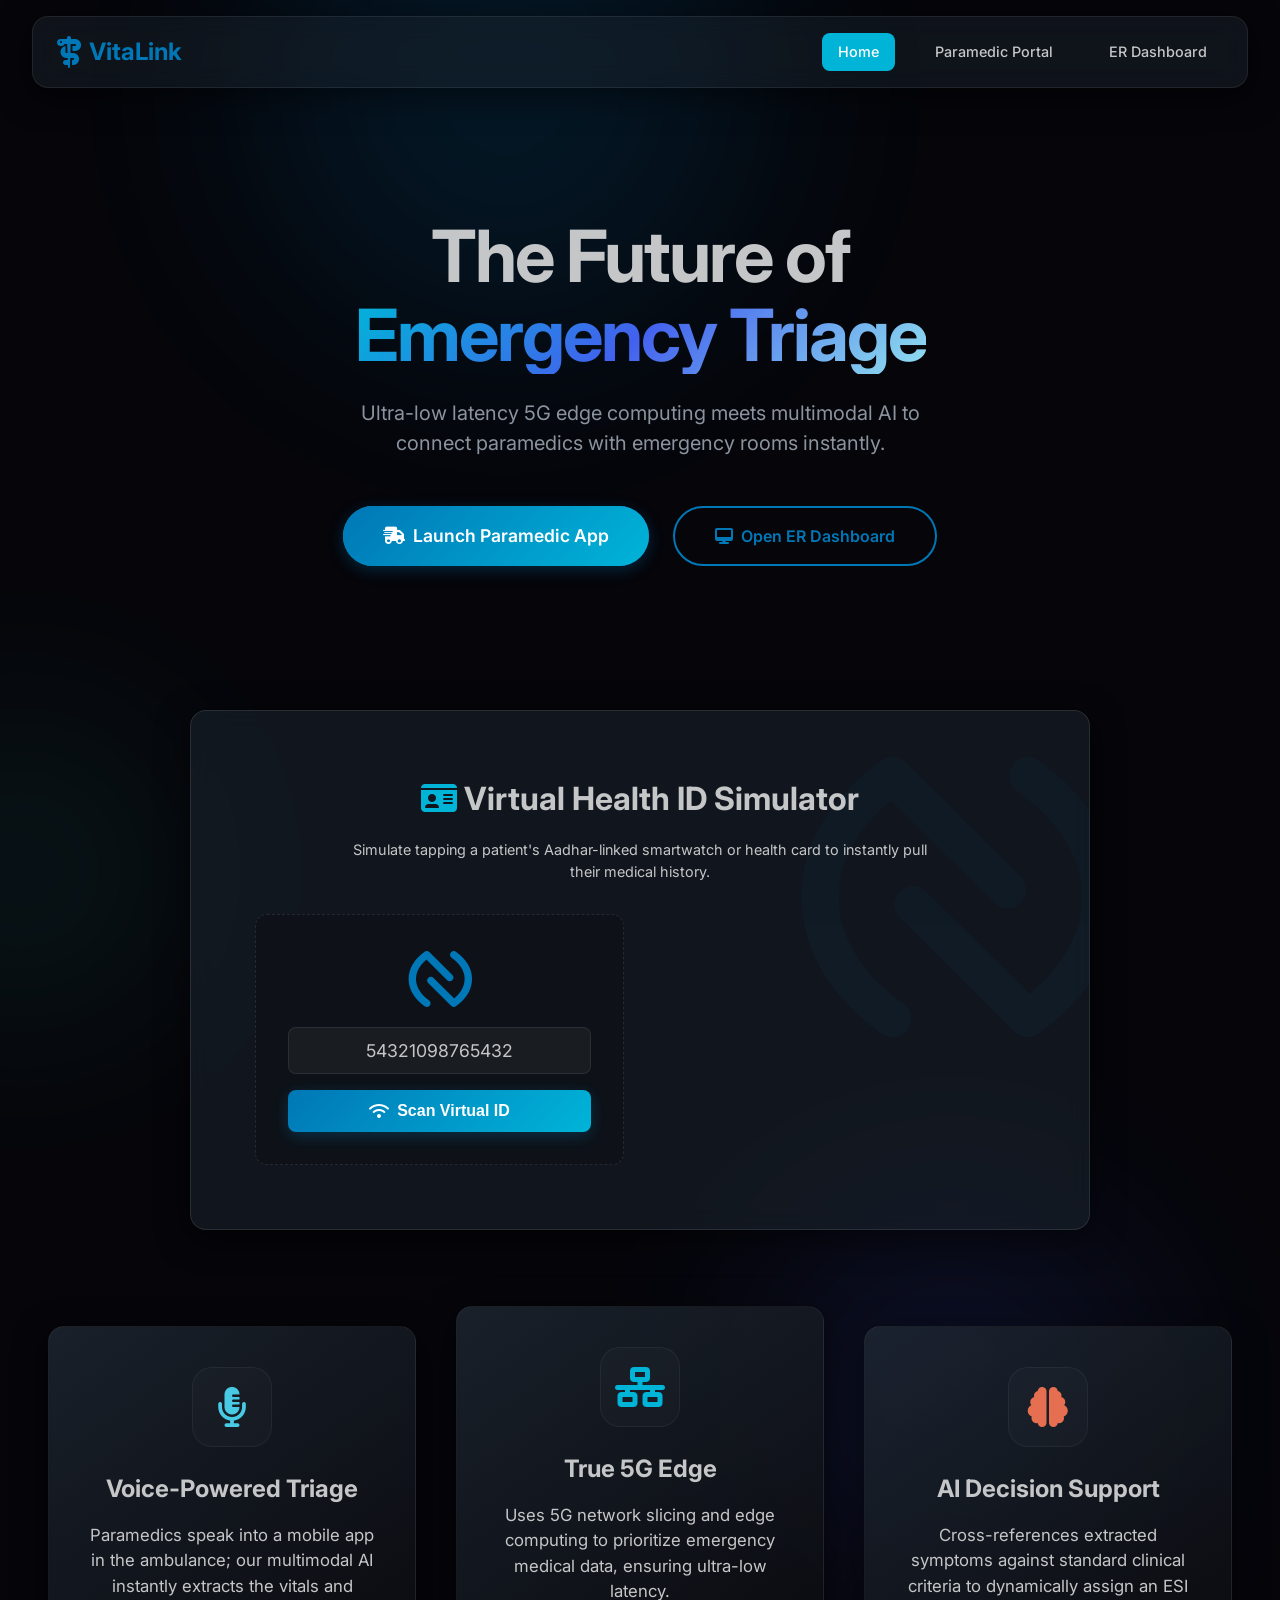
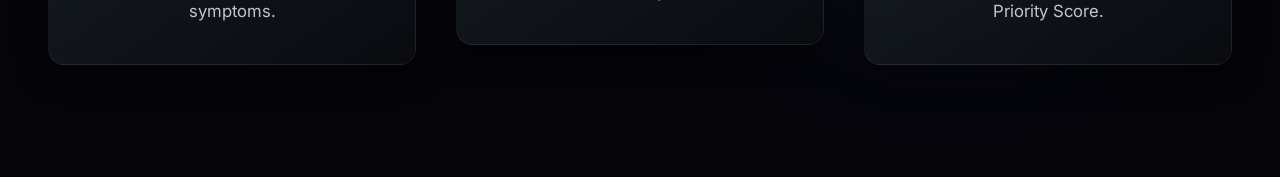
<file: index.html>
<!DOCTYPE html>
<html lang="en">
<head>
    <meta charset="UTF-8">
    <meta name="viewport" content="width=device-width, initial-scale=1.0">
    <title>VitaLink | The Future of Emergency Triage</title>
    <link rel="stylesheet" href="https://cdnjs.cloudflare.com/ajax/libs/font-awesome/6.4.0/css/all.min.css">
    <link href="https://fonts.googleapis.com/css2?family=Inter:wght@300;400;500;600;700&display=swap" rel="stylesheet">
    <link rel="stylesheet" href="style.css">
</head>
<body>

    <!-- Ambient Animated Background -->
    <div class="ambient-orb orb-1"></div>
    <div class="ambient-orb orb-2"></div>
    <div class="ambient-orb orb-3"></div>

    <header class="glass-panel" style="margin: 1rem auto; background: rgba(31, 40, 51, 0.4);">
        <a href="index.html" class="logo">
            <i class="fa-solid fa-staff-snake"></i>
            VitaLink
        </a>
        <nav>
            <a href="index.html" class="active">Home</a>
            <a href="login-paramedic.html">Paramedic Portal</a>
            <a href="login-hospital.html">ER Dashboard</a>
        </nav>
    </header>

    <main class="container">
        <!-- Hero Section -->
        <section class="hero-section fade-in">
            <h1 class="hero-title">The Future of <br><span class="gradient-text">Emergency Triage</span></h1>
            <p class="hero-subtitle">Ultra-low latency 5G edge computing meets multimodal AI to connect paramedics with emergency rooms instantly.</p>
            <div style="display: flex; gap: 1.5rem; justify-content: center; margin-bottom: 5rem;">
                <a href="login-paramedic.html" class="btn btn-primary glow-btn"><i class="fa-solid fa-truck-fast"></i> Launch Paramedic App</a>
                <a href="login-hospital.html" class="btn btn-outline" style="border-radius: 50px; padding: 1rem 2.5rem;"><i class="fa-solid fa-desktop"></i> Open ER Dashboard</a>
            </div>
        </section>

        <!-- Smart Health Card Simulation -->
        <section class="glass-panel fade-in" style="padding: 4rem; position: relative; overflow: hidden; max-width: 900px; margin: 0 auto 6rem; background: rgba(31, 40, 51, 0.5); border: 1px solid rgba(255,255,255,0.1);">
            <div style="position: absolute; top: -50px; right: -50px; opacity: 0.05; font-size: 20rem; color: var(--primary);">
                <i class="fa-brands fa-nfc-symbol"></i>
            </div>
            
            <div style="position: relative; z-index: 1;">
                <h2 style="font-size: 2rem; margin-bottom: 1rem;" class="text-center"><i class="fa-solid fa-id-card" style="color: var(--primary-light);"></i> Virtual Health ID Simulator</h2>
                <p class="text-secondary mb-2 text-center" style="max-width: 600px; margin-left: auto; margin-right: auto;">Simulate tapping a patient's Aadhar-linked smartwatch or health card to instantly pull their medical history.</p>
                
                <div class="grid grid-cols-2 mt-2">
                    <div style="background: rgba(0,0,0,0.2); padding: 2rem; border-radius: 12px; border: 1px dashed rgba(255,255,255,0.1); text-align: center;">
                        <i class="fa-brands fa-nfc-symbol pulsing" style="font-size: 4rem; color: var(--primary); margin-bottom: 1rem; display: block;"></i>
                        <input type="text" id="nfcInput" class="form-control" placeholder="Enter Virtual ID (e.g. 54321098765432)" value="54321098765432" style="background: rgba(255,255,255,0.05); text-align: center; font-size: 1.1rem;">
                        <button id="scanBtn" class="btn btn-primary mt-1" style="width: 100%; justify-content: center;"><i class="fa-solid fa-wifi"></i> Scan Virtual ID</button>
                    </div>

                    <!-- Patient Profile Result -->
                    <div id="patientProfile" class="glass-panel hidden" style="background: rgba(42, 157, 143, 0.1); border-color: rgba(42, 157, 143, 0.3); padding: 2rem;">
                        <div class="card-header" style="border-bottom-color: rgba(42, 157, 143, 0.2); margin-bottom: 1.5rem; padding-bottom: 0.5rem;">
                            <h3 class="card-title" style="color: var(--success);"><i class="fa-solid fa-circle-check"></i> Record Found</h3>
                        </div>
                        <div style="font-size: 1.1rem; margin-bottom: 0.5rem;">
                            <strong>Name:</strong> <span id="pName"></span>
                        </div>
                        <div class="text-secondary" style="font-size: 0.95rem;">
                            <p><strong>Age:</strong> <span id="pAge"></span> | <strong>Blood:</strong> <span id="pBlood"></span></p>
                            <p class="mt-1"><strong>Critical History:</strong></p>
                            <ul id="pHistory" style="list-style-position: inside; margin-bottom: 0.5rem;"></ul>
                            <p><strong>Allergies:</strong> <span id="pAllergies"></span></p>
                        </div>
                    </div>
                </div>
            </div>
        </section>

        <!-- Features Grid -->
        <section class="grid grid-cols-3 fade-in" style="margin-bottom: 6rem; gap: 2.5rem;">
            <div class="glass-panel feature-card" style="padding: 2.5rem; text-align: center;">
                <div class="feature-icon-wrapper">
                    <i class="fa-solid fa-microphone-lines" style="font-size: 2.5rem; color: var(--accent);"></i>
                </div>
                <h3 style="font-size: 1.5rem; margin-bottom: 1rem;">Voice-Powered Triage</h3>
                <p class="text-secondary" style="font-size: 1.05rem;">Paramedics speak into a mobile app in the ambulance; our multimodal AI instantly extracts the vitals and symptoms.</p>
            </div>
            
            <div class="glass-panel feature-card" style="padding: 2.5rem; text-align: center; transform: translateY(-20px);">
                <div class="feature-icon-wrapper">
                    <i class="fa-solid fa-network-wired" style="font-size: 2.5rem; color: var(--primary-light);"></i>
                </div>
                <h3 style="font-size: 1.5rem; margin-bottom: 1rem;">True 5G Edge</h3>
                <p class="text-secondary" style="font-size: 1.05rem;">Uses 5G network slicing and edge computing to prioritize emergency medical data, ensuring ultra-low latency.</p>
            </div>
            
            <div class="glass-panel feature-card" style="padding: 2.5rem; text-align: center;">
                <div class="feature-icon-wrapper">
                    <i class="fa-solid fa-brain" style="font-size: 2.5rem; color: var(--danger-light); color: #E76F51;"></i>
                </div>
                <h3 style="font-size: 1.5rem; margin-bottom: 1rem;">AI Decision Support</h3>
                <p class="text-secondary" style="font-size: 1.05rem;">Cross-references extracted symptoms against standard clinical criteria to dynamically assign an ESI Priority Score.</p>
            </div>
        </section>

    </main>

    <script src="app.js"></script>
    <script>
        document.getElementById('scanBtn').addEventListener('click', async () => {
            const btn = document.getElementById('scanBtn');
            const originalText = btn.innerHTML;
            btn.innerHTML = '<div class="loader" style="width: 20px; height: 20px; margin: 0; border-width: 2px;"></div>';
            btn.disabled = true;

            const id = document.getElementById('nfcInput').value;
            
            try {
                const patient = await VitaLinkAPI.scanCard(id);
                document.getElementById('pName').innerText = patient.name;
                document.getElementById('pAge').innerText = patient.age;
                document.getElementById('pBlood').innerText = patient.bloodType;
                
                const historyList = document.getElementById('pHistory');
                historyList.innerHTML = '';
                patient.history.forEach(h => {
                    const li = document.createElement('li');
                    li.innerText = h;
                    historyList.appendChild(li);
                });

                document.getElementById('pAllergies').innerText = patient.allergies.join(', ');

                const profile = document.getElementById('patientProfile');
                profile.classList.remove('hidden');
                profile.classList.add('fade-in');
            } catch (e) {
                showToast(e.message, 'danger');
                document.getElementById('patientProfile').classList.add('hidden');
            } finally {
                btn.innerHTML = originalText;
                btn.disabled = false;
            }
        });
    </script>
</body>
</html>
</file>
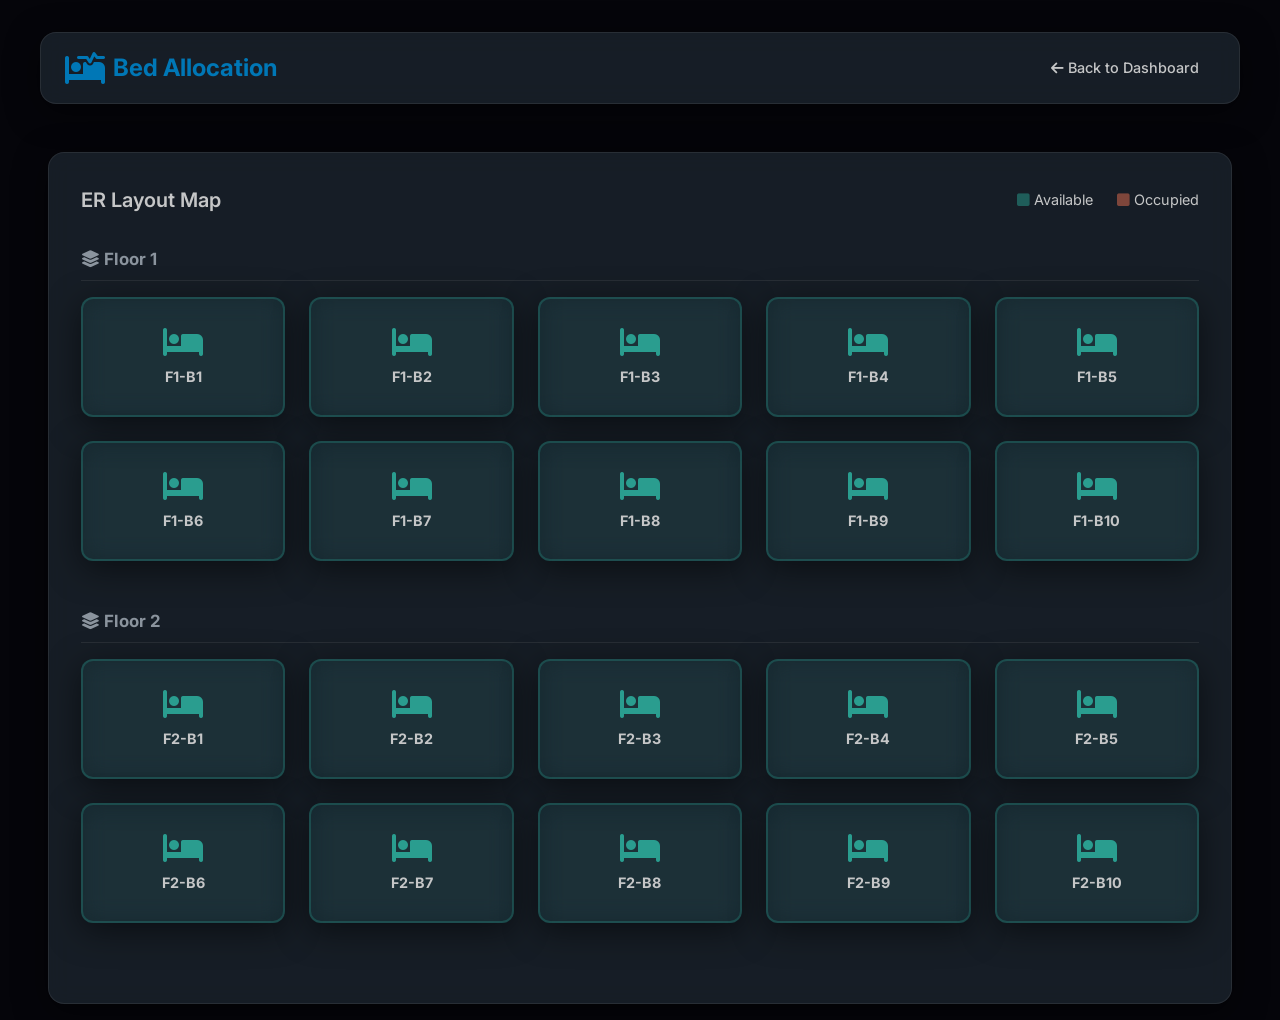
<file: bed-allocation.html>
<!DOCTYPE html>
<html lang="en">
<head>
    <meta charset="UTF-8">
    <meta name="viewport" content="width=device-width, initial-scale=1.0">
    <title>Bed Allocation | VitaLink</title>
    <link rel="stylesheet" href="https://cdnjs.cloudflare.com/ajax/libs/font-awesome/6.4.0/css/all.min.css">
    <link href="https://fonts.googleapis.com/css2?family=Inter:wght@300;400;500;600;700&display=swap" rel="stylesheet">
    <link rel="stylesheet" href="style.css">
</head>
<body>

    <header class="glass-panel" style="margin: 2rem auto; max-width: 1200px;">
        <a href="index.html" class="logo">
            <i class="fa-solid fa-bed-pulse"></i>
            Bed Allocation
        </a>
        <nav>
            <a href="er-dashboard.html"><i class="fa-solid fa-arrow-left"></i> Back to Dashboard</a>
        </nav>
    </header>

    <main class="container">
        
        <div id="allocationContext" class="glass-panel mb-2 hidden" style="padding: 1.5rem; display: flex; justify-content: space-between; align-items: center; border-color: var(--primary);">
            <div>
                <h3 style="color: var(--primary); margin-bottom: 0.25rem;">Assigning Bed For:</h3>
                <h2 id="patientName" style="font-size: 1.5rem;">Patient Name</h2>
            </div>
            <div id="patientPriorityBadge" class="badge badge-red">
                Priority
            </div>
        </div>

        <section class="glass-panel" style="padding: 2rem;">
            <div style="display: flex; justify-content: space-between; align-items: center; margin-bottom: 2rem;">
                <h2 class="card-title">ER Layout Map</h2>
                <div style="display: flex; gap: 1.5rem; font-size: 0.9rem;">
                    <span><i class="fa-solid fa-square" style="color: rgba(42, 157, 143, 0.5);"></i> Available</span>
                    <span><i class="fa-solid fa-square" style="color: rgba(231, 111, 81, 0.5);"></i> Occupied</span>
                </div>
            </div>

            <!-- The Grid Map -->
            <div id="bedGrid" class="grid grid-cols-5" style="gap: 1.5rem;">
                <!-- Generated by JS -->
            </div>
        </section>
    </main>

    <script src="app.js"></script>
    <script>
        const urlParams = new URLSearchParams(window.location.search);
        const incidentId = urlParams.get('incidentId');
        let pendingPatient = null;

        function loadContext() {
            if(incidentId) {
                const queue = VitaLinkAPI.getERQueue();
                pendingPatient = queue.find(q => q.incidentId === incidentId);
                
                if (pendingPatient) {
                    const ctx = document.getElementById('allocationContext');
                    ctx.classList.remove('hidden');
                    ctx.classList.add('fade-in');
                    document.getElementById('patientName').innerText = pendingPatient.patient.name;
                    
                    const badge = document.getElementById('patientPriorityBadge');
                    badge.className = `badge badge-${pendingPatient.priority}`;
                    badge.innerText = `Triage Level: ${pendingPatient.priority.toUpperCase()}`;
                } else {
                    showToast("Patient not found in queue. They may have already been allocated.", "warning");
                }
            }
        }

        function renderBeds() {
            const container = document.getElementById('bedGrid');
            container.innerHTML = '';
            container.classList.remove('grid', 'grid-cols-5'); // We will create custom grids per floor
            
            const beds = VitaLinkAPI.getBeds();
            const floors = [...new Set(beds.map(b => b.floor))];

            floors.forEach(f => {
                const floorBeds = beds.filter(b => b.floor === f);
                
                const floorSection = document.createElement('div');
                floorSection.style.marginBottom = '3rem';
                
                floorSection.innerHTML = `
                    <h3 style="color: var(--text-secondary); margin-bottom: 1rem; border-bottom: 1px solid var(--glass-border); padding-bottom: 0.5rem;">
                        <i class="fa-solid fa-layer-group"></i> Floor ${f}
                    </h3>
                    <div class="grid grid-cols-5" style="gap: 1.5rem;"></div>
                `;
                
                const grid = floorSection.querySelector('.grid');
                
                floorBeds.forEach((bed, index) => {
                    const slot = document.createElement('div');
                    slot.className = `bed-slot glass-panel fade-in ${bed.status}`;
                    slot.style.animationDelay = `${(index % 5) * 0.1}s`;

                    let icon = bed.status === 'available' ? 'fa-bed' : 'fa-bed-pulse';
                    
                    slot.innerHTML = `
                        <i class="fa-solid ${icon}"></i>
                        <strong>${bed.id}</strong>
                    `;

                    if (bed.status === 'available') {
                        slot.onclick = () => handleAllocate(bed.id);
                    } else if (bed.status === 'occupied') {
                        slot.innerHTML += `
                            <div class="bed-slot-info">
                                <strong>${bed.incident.patient.name}</strong><br>
                                <span class="text-secondary" style="font-size: 0.8rem;">${bed.incident.patient.history[0] || 'No major history'}</span><br>
                                <span class="badge badge-${bed.incident.priority}" style="margin-top: 0.5rem; font-size: 0.7rem;">${bed.incident.priority.toUpperCase()}</span>
                                <hr style="margin: 0.5rem 0; border-color: var(--glass-border);">
                                <button class="btn btn-outline" style="padding: 0.2rem 0.5rem; font-size: 0.8rem; width: 100%;" onclick="handleFree('${bed.id}')">Discharge / Free Bed</button>
                            </div>
                        `;
                    }
                    grid.appendChild(slot);
                });
                
                container.appendChild(floorSection);
            });
        }

        async function handleAllocate(bedId) {
            if (!pendingPatient) {
                showToast("Select a patient from the ER Dashboard first.", "warning");
                return;
            }

            if(confirm(`Allocate ${pendingPatient.patient.name} to ${bedId}?`)) {
                try {
                    VitaLinkAPI.allocateBed(bedId, incidentId);
                    showToast(`Successfully allocated ${bedId}`, "success");
                    pendingPatient = null;
                    document.getElementById('allocationContext').classList.add('hidden');
                    renderBeds();
                    setTimeout(() => {
                        window.location.href = 'er-dashboard.html';
                    }, 1500);
                } catch(e) {
                    showToast(e.message, "danger");
                }
            }
        }

        function handleFree(bedId) {
            // Prevent event bubbling to the parent
            event.stopPropagation();
            if(confirm(`Are you sure you want to free ${bedId}?`)) {
                VitaLinkAPI.freeBed(bedId);
                showToast(`${bedId} is now available.`, "success");
                renderBeds();
            }
        }

        // Init
        loadContext();
        renderBeds();

    </script>
</body>
</html>
</file>
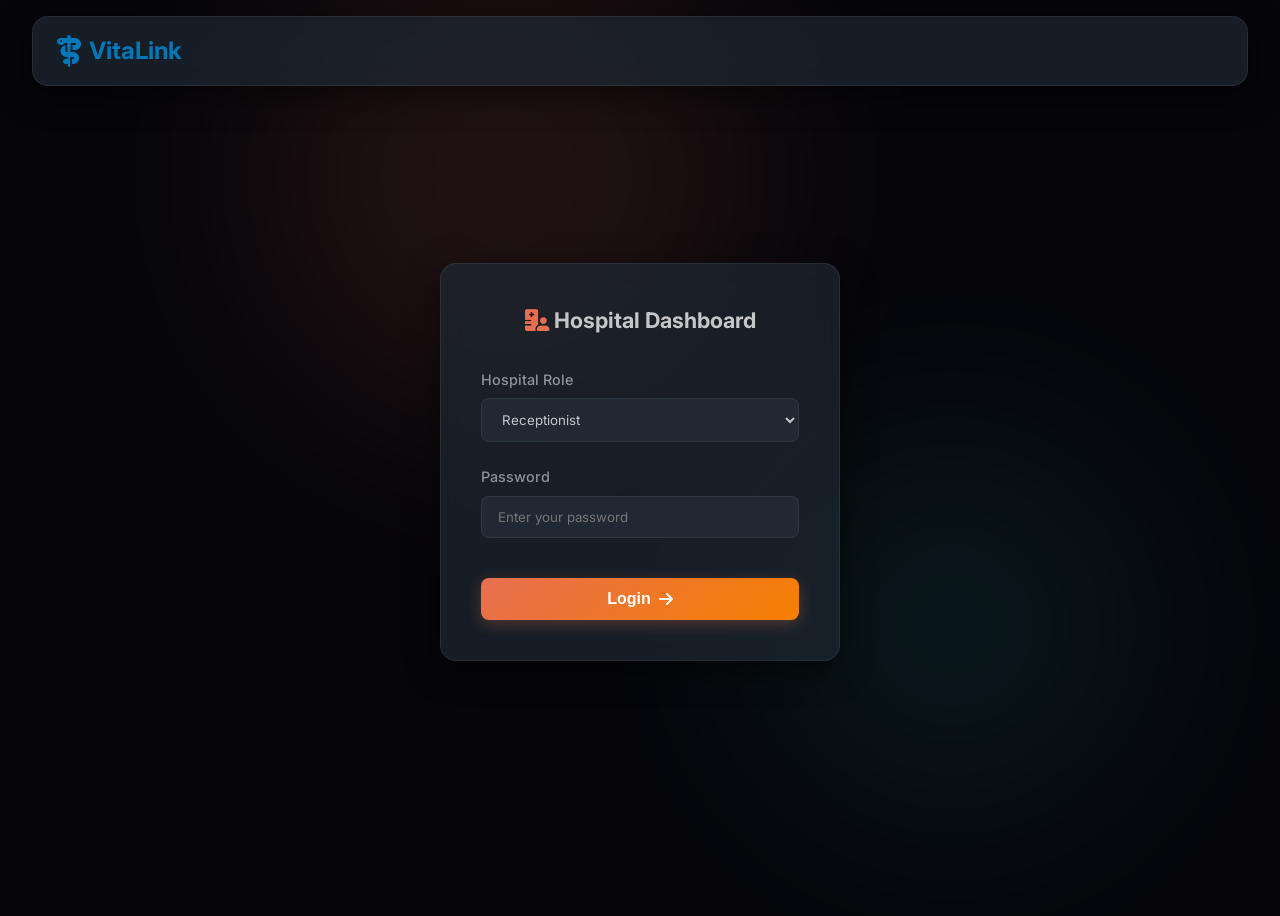
<file: er-dashboard.html>
<!DOCTYPE html>
<html lang="en">
<head>
    <meta charset="UTF-8">
    <meta name="viewport" content="width=device-width, initial-scale=1.0">
    <title>ER Dashboard | VitaLink</title>
    <!-- FontAwesome for icons -->
    <link rel="stylesheet" href="https://cdnjs.cloudflare.com/ajax/libs/font-awesome/6.4.0/css/all.min.css">
    <!-- Google Fonts -->
    <link href="https://fonts.googleapis.com/css2?family=Inter:wght@300;400;500;600;700&display=swap" rel="stylesheet">
    <!-- Custom CSS -->
    <link rel="stylesheet" href="style.css">
</head>
<body>

    <header class="glass-panel" style="margin: 1rem auto;">
        <a href="index.html" class="logo">
            <i class="fa-solid fa-desktop"></i>
            ER Dashboard
        </a>
        <nav>
            <a href="index.html">Home</a>
            <a href="#" class="active"><i class="fa-solid fa-hospital-user"></i> <span id="userName">ER Dashboard</span></a>
            <a href="#" onclick="Auth.logout('receptionist')">Logout</a>
            <button id="clearBtn" class="btn btn-outline" style="padding: 0.25rem 0.75rem; font-size: 0.8rem;">Clear Queue</button>
        </nav>
    </header>

    <main class="container grid grid-cols-4">
        <!-- Live Queue -->
        <section class="glass-panel" style="padding: 1.5rem; grid-column: span 1; max-height: 85vh; overflow-y: auto;">
            <div style="display: flex; justify-content: space-between; align-items: center; margin-bottom: 1rem;">
                <h2 class="card-title"><i class="fa-solid fa-list" style="color: var(--primary);"></i> Live Queue</h2>
                <span class="badge badge-red pulsing" id="queueCount">0 Patients</span>
            </div>
            
            <p class="text-secondary text-center mt-2" id="emptyState">No incoming patients. Queue is clear.</p>
            <div id="queueList" style="display: flex; flex-direction: column; gap: 1rem;">
                <!-- Queue Items generated by JS -->
            </div>
        </section>

        <!-- Detail View -->
        <section class="glass-panel" style="padding: 1.5rem; grid-column: span 2;">
            <h2 class="card-title"><i class="fa-solid fa-file-medical"></i> Patient Detail</h2>
            
            <div id="detailView" class="hidden mt-2">
                <div style="display: flex; justify-content: space-between; align-items: start; border-bottom: 1px solid var(--glass-border); padding-bottom: 1rem; margin-bottom: 1rem;">
                    <div>
                        <h3 style="font-size: 2rem; margin-bottom: 0.5rem;" id="dName">John Doe</h3>
                        <p class="text-secondary">Virtual ID: <span id="dVId"></span> | ETA: ~5 mins</p>
                    </div>
                    <div id="dPriorityBadge" class="badge" style="font-size: 1.2rem; padding: 0.5rem 1rem;">
                        Priority
                    </div>
                </div>

                <div class="grid grid-cols-2">
                    <div>
                        <h4 style="color: var(--text-secondary); margin-bottom: 0.5rem;">Basic Info</h4>
                        <p><strong>Age:</strong> <span id="dAge"></span></p>
                        <p><strong>Blood Type:</strong> <span id="dBlood"></span></p>
                    </div>
                    <div>
                        <h4 style="color: var(--text-secondary); margin-bottom: 0.5rem;">Medical Profile</h4>
                        <p><strong>Allergies:</strong> <span id="dAllergies"></span></p>
                        <p><strong>History:</strong> <span id="dHistory"></span></p>
                    </div>
                </div>

                <div class="mt-2" style="background: rgba(0,0,0,0.05); padding: 1.5rem; border-radius: 8px; border-left: 4px solid var(--primary);">
                    <h4 style="color: var(--primary); margin-bottom: 0.5rem;"><i class="fa-solid fa-notes-medical"></i> AI Summarization (Paramedic Transit)</h4>
                    <p id="dNotes" style="font-size: 1.1rem; line-height: 1.8;"></p>
                </div>
                
                <div class="mt-2" style="display: flex; gap: 1rem; justify-content: flex-end;">
                    <button class="btn" style="background: var(--success); color: white;" onclick="acceptPatient()"><i class="fa-solid fa-check-double"></i> Accept</button>
                    <button class="btn btn-outline" onclick="allocateBed()">Allocate Bed</button>
                    <button class="btn btn-primary" onclick="alert('Surgical team notified!')">Notify Specialists</button>
                </div>
            </div>
            
            <div id="detailEmpty" class="text-center text-secondary" style="margin-top: 10rem;">
                <i class="fa-solid fa-hand-pointer" style="font-size: 3rem; margin-bottom: 1rem; opacity: 0.5;"></i>
                <p>Select a patient from the queue to view details.</p>
            </div>
        </section>

        <!-- Occupied Beds (Discharge) -->
        <section class="glass-panel" style="padding: 1.5rem; grid-column: span 1; max-height: 85vh; overflow-y: auto;">
            <div style="display: flex; justify-content: space-between; align-items: center; margin-bottom: 1rem;">
                <h2 class="card-title"><i class="fa-solid fa-bed" style="color: var(--danger);"></i> Occupied</h2>
            </div>
            
            <p class="text-secondary text-center mt-2" id="occupiedEmpty">No occupied beds.</p>
            <div id="occupiedList" style="display: flex; flex-direction: column; gap: 1rem;">
                <!-- Generated by JS -->
            </div>
        </section>
    </main>

    <script src="app.js"></script>
    <script>
        const currentUser = Auth.requireRole('receptionist');
        document.getElementById('userName').innerText = currentUser.name;

        let currentQueue = [];
        let currentIncidentId = null;
        let lastQueueStr = '';
        let lastOccupiedStr = '';

        function renderQueue() {
            const list = document.getElementById('queueList');
            const empty = document.getElementById('emptyState');
            const count = document.getElementById('queueCount');
            
            currentQueue = VitaLinkAPI.getERQueue();
            const newQueueStr = JSON.stringify(currentQueue);
            if (lastQueueStr === newQueueStr) return;
            lastQueueStr = newQueueStr;
            
            count.innerText = `${currentQueue.length} Patients`;
            
            if(currentQueue.length === 0) {
                list.innerHTML = '';
                empty.classList.remove('hidden');
                return;
            }

            empty.classList.add('hidden');
            list.innerHTML = '';

            currentQueue.forEach((item, index) => {
                const card = document.createElement('div');
                card.className = `patient-card glass-panel priority-${item.priority} fade-in`;
                card.style.animationDelay = `${index * 0.1}s`;
                card.style.cursor = 'pointer';
                card.onclick = () => showDetail(item);

                const time = new Date(item.timestamp).toLocaleTimeString([], {hour: '2-digit', minute:'2-digit'});

                card.innerHTML = `
                    <div class="card-header" style="margin-bottom: 0.5rem; border: none; padding: 0;">
                        <strong>${item.patient.name}</strong>
                        <span class="text-secondary" style="font-size: 0.8rem;">${time}</span>
                    </div>
                    <div style="font-size: 0.9rem; color: var(--text-secondary); white-space: nowrap; overflow: hidden; text-overflow: ellipsis;">
                        ${item.vitals.notes}
                    </div>
                `;
                list.appendChild(card);
            });
        }

        function showDetail(item) {
            document.getElementById('detailEmpty').classList.add('hidden');
            document.getElementById('detailView').classList.remove('hidden');
            document.getElementById('detailView').classList.add('fade-in');

            document.getElementById('dName').innerText = item.patient.name;
            document.getElementById('dVId').innerText = item.patient.id;
            document.getElementById('dAge').innerText = item.patient.age;
            document.getElementById('dBlood').innerText = item.patient.bloodType;
            document.getElementById('dAllergies').innerText = item.patient.allergies.join(', ');
            document.getElementById('dHistory').innerText = item.patient.history.join(', ');
            document.getElementById('dNotes').innerText = item.vitals.notes;

            const badge = document.getElementById('dPriorityBadge');
            badge.className = `badge badge-${item.priority}`;
            badge.innerHTML = `<i class="fa-solid fa-circle-exclamation"></i> Triage Level: ${item.priority.toUpperCase()}`;
            
            currentIncidentId = item.incidentId;
        }

        function allocateBed() {
            if (currentIncidentId) {
                window.location.href = `bed-allocation.html?incidentId=${currentIncidentId}`;
            }
        }

        function acceptPatient() {
            if (currentIncidentId) {
                const success = VitaLinkAPI.acceptPatient(currentIncidentId);
                if (success) {
                    showToast('Patient Accepted', 'success');
                    renderQueue();
                }
            }
        }

        function renderOccupiedBeds() {
            const list = document.getElementById('occupiedList');
            const empty = document.getElementById('occupiedEmpty');
            
            const occupiedBeds = VitaLinkAPI.getOccupiedBeds();
            const newOccStr = JSON.stringify(occupiedBeds);
            if (lastOccupiedStr === newOccStr) return;
            lastOccupiedStr = newOccStr;
            
            if(occupiedBeds.length === 0) {
                list.innerHTML = '';
                empty.classList.remove('hidden');
                return;
            }

            empty.classList.add('hidden');
            list.innerHTML = '';

            occupiedBeds.forEach((bed, index) => {
                const card = document.createElement('div');
                card.className = `patient-card glass-panel fade-in`;
                card.style.animationDelay = `${index * 0.1}s`;
                card.style.padding = '1rem';
                card.style.borderLeft = `4px solid var(--danger)`;

                card.innerHTML = `
                    <div style="display: flex; justify-content: space-between; align-items: start;">
                        <div>
                            <strong>${bed.id}</strong>
                            <div style="font-size: 0.9rem; color: var(--text-primary); margin-top: 0.2rem;">${bed.incident.patient.name}</div>
                            <div class="badge badge-${bed.incident.priority}" style="font-size: 0.7rem; margin-top: 0.5rem;">${bed.incident.priority.toUpperCase()}</div>
                        </div>
                        <button class="btn btn-outline" style="padding: 0.2rem 0.5rem; font-size: 0.8rem; border-color: var(--danger); color: var(--danger);" onclick="dischargePatient('${bed.id}')">Discharge</button>
                    </div>
                `;
                list.appendChild(card);
            });
        }

        function dischargePatient(bedId) {
            if(confirm(`Are you sure you want to discharge the patient from ${bedId}?`)) {
                VitaLinkAPI.freeBed(bedId);
                showToast(`${bedId} is now available.`, "success");
                renderOccupiedBeds();
            }
        }

        // Poll for updates every 2 seconds
        setInterval(() => {
            renderQueue();
            renderOccupiedBeds();
        }, 2000);
        
        renderQueue(); // Initial load
        renderOccupiedBeds();

        document.getElementById('clearBtn').addEventListener('click', () => {
            VitaLinkAPI.clearQueue();
            renderQueue();
            document.getElementById('detailView').classList.add('hidden');
            document.getElementById('detailEmpty').classList.remove('hidden');
            showToast('Queue cleared');
        });
    </script>
</body>
</html>
</file>
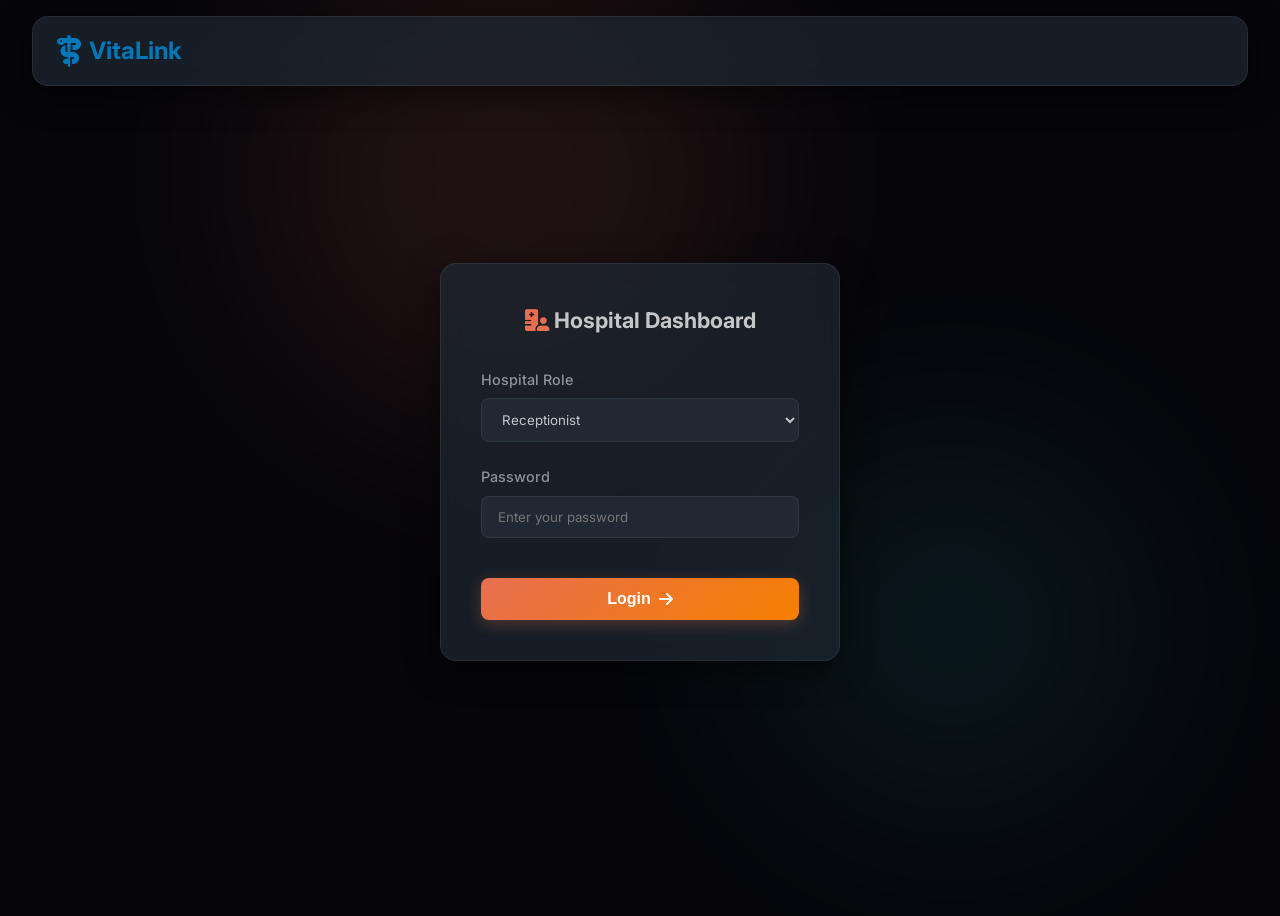
<file: login-hospital.html>
<!DOCTYPE html>
<html lang="en">
<head>
    <meta charset="UTF-8">
    <meta name="viewport" content="width=device-width, initial-scale=1.0">
    <title>Hospital Login | VitaLink</title>
    <link rel="stylesheet" href="https://cdnjs.cloudflare.com/ajax/libs/font-awesome/6.4.0/css/all.min.css">
    <link href="https://fonts.googleapis.com/css2?family=Inter:wght@300;400;500;600;700&display=swap" rel="stylesheet">
    <link rel="stylesheet" href="style.css">
</head>
<body>
    <div class="ambient-orb orb-1" style="background: rgba(231, 111, 81, 0.4);"></div>
    <div class="ambient-orb orb-2" style="background: rgba(42, 157, 143, 0.4);"></div>

    <header class="glass-panel" style="margin: 1rem auto; max-width: 95%;">
        <a href="index.html" class="logo">
            <i class="fa-solid fa-staff-snake"></i>
            VitaLink
        </a>
    </header>

    <main class="container" style="display: flex; align-items: center; justify-content: center; min-height: 80vh;">
        <div class="glass-panel fade-in" style="width: 100%; max-width: 400px; padding: 2.5rem;">
            <h2 class="text-center" style="margin-bottom: 2rem;"><i class="fa-solid fa-hospital-user" style="color: var(--danger);"></i> Hospital Dashboard</h2>
            
            <div id="loginError" class="badge badge-red hidden" style="width: 100%; margin-bottom: 1rem; text-align: center; display: block;">Invalid Credentials</div>

            <form id="loginForm" onsubmit="handleLogin(event)">
                <div class="form-group">
                    <label for="username">Hospital Role</label>
                    <select id="username" class="form-control" required>
                        <option value="Receptionist">Receptionist</option>
                    </select>
                </div>
                <div class="form-group">
                    <label for="password">Password</label>
                    <input type="password" id="password" class="form-control" required placeholder="Enter your password">
                </div>
                <button type="submit" class="btn btn-danger" style="width: 100%; justify-content: center; margin-top: 1rem;">Login <i class="fa-solid fa-arrow-right"></i></button>
            </form>
        </div>
    </main>

    <script src="app.js"></script>
    <script>
        function handleLogin(e) {
            e.preventDefault();
            const user = document.getElementById('username').value;
            const pass = document.getElementById('password').value;
            try {
                Auth.login(user, pass);
                window.location.href = 'er-dashboard.html';
            } catch (err) {
                document.getElementById('loginError').classList.remove('hidden');
                document.getElementById('password').value = '';
            }
        }
    </script>
</body>
</html>
</file>
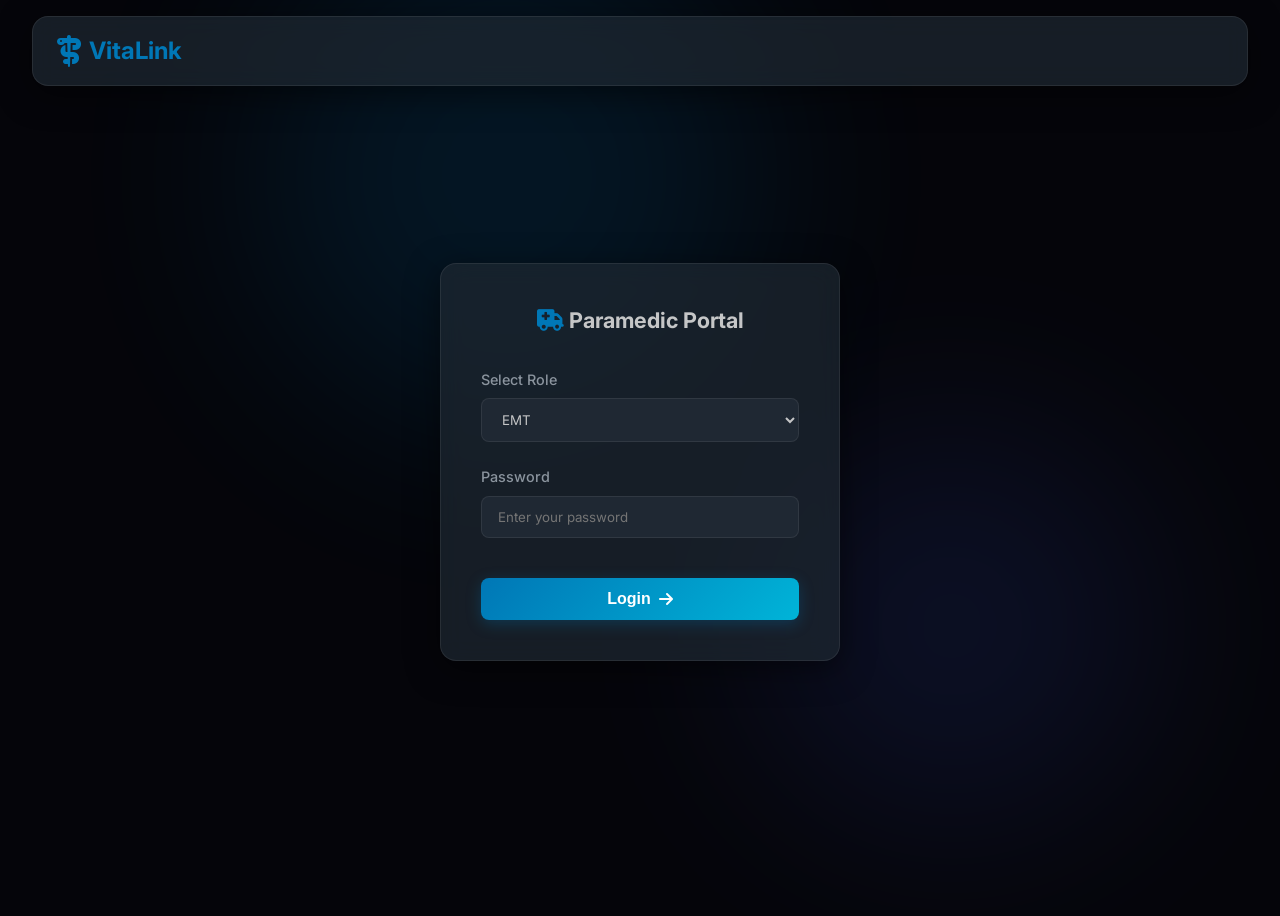
<file: login-paramedic.html>
<!DOCTYPE html>
<html lang="en">
<head>
    <meta charset="UTF-8">
    <meta name="viewport" content="width=device-width, initial-scale=1.0">
    <title>Paramedic Login | VitaLink</title>
    <link rel="stylesheet" href="https://cdnjs.cloudflare.com/ajax/libs/font-awesome/6.4.0/css/all.min.css">
    <link href="https://fonts.googleapis.com/css2?family=Inter:wght@300;400;500;600;700&display=swap" rel="stylesheet">
    <link rel="stylesheet" href="style.css">
</head>
<body>
    <div class="ambient-orb orb-1"></div>
    <div class="ambient-orb orb-2"></div>

    <header class="glass-panel" style="margin: 1rem auto; max-width: 95%;">
        <a href="index.html" class="logo">
            <i class="fa-solid fa-staff-snake"></i>
            VitaLink
        </a>
    </header>

    <main class="container" style="display: flex; align-items: center; justify-content: center; min-height: 80vh;">
        <div class="glass-panel fade-in" style="width: 100%; max-width: 400px; padding: 2.5rem;">
            <h2 class="text-center" style="margin-bottom: 2rem;"><i class="fa-solid fa-truck-medical" style="color: var(--primary);"></i> Paramedic Portal</h2>
            
            <div id="loginError" class="badge badge-red hidden" style="width: 100%; margin-bottom: 1rem; text-align: center; display: block;">Invalid Credentials</div>

            <form id="loginForm" onsubmit="handleLogin(event)">
                <div class="form-group">
                    <label for="username">Select Role</label>
                    <select id="username" class="form-control" required>
                        <option value="EMT">EMT</option>
                        <option value="Paramedic">Paramedic</option>
                    </select>
                </div>
                <div class="form-group">
                    <label for="password">Password</label>
                    <input type="password" id="password" class="form-control" required placeholder="Enter your password">
                </div>
                <button type="submit" class="btn btn-primary" style="width: 100%; justify-content: center; margin-top: 1rem;">Login <i class="fa-solid fa-arrow-right"></i></button>
            </form>
        </div>
    </main>

    <script src="app.js"></script>
    <script>
        function handleLogin(e) {
            e.preventDefault();
            const user = document.getElementById('username').value;
            const pass = document.getElementById('password').value;
            try {
                Auth.login(user, pass);
                window.location.href = 'paramedic.html';
            } catch (err) {
                document.getElementById('loginError').classList.remove('hidden');
                document.getElementById('password').value = '';
            }
        }
    </script>
</body>
</html>
</file>
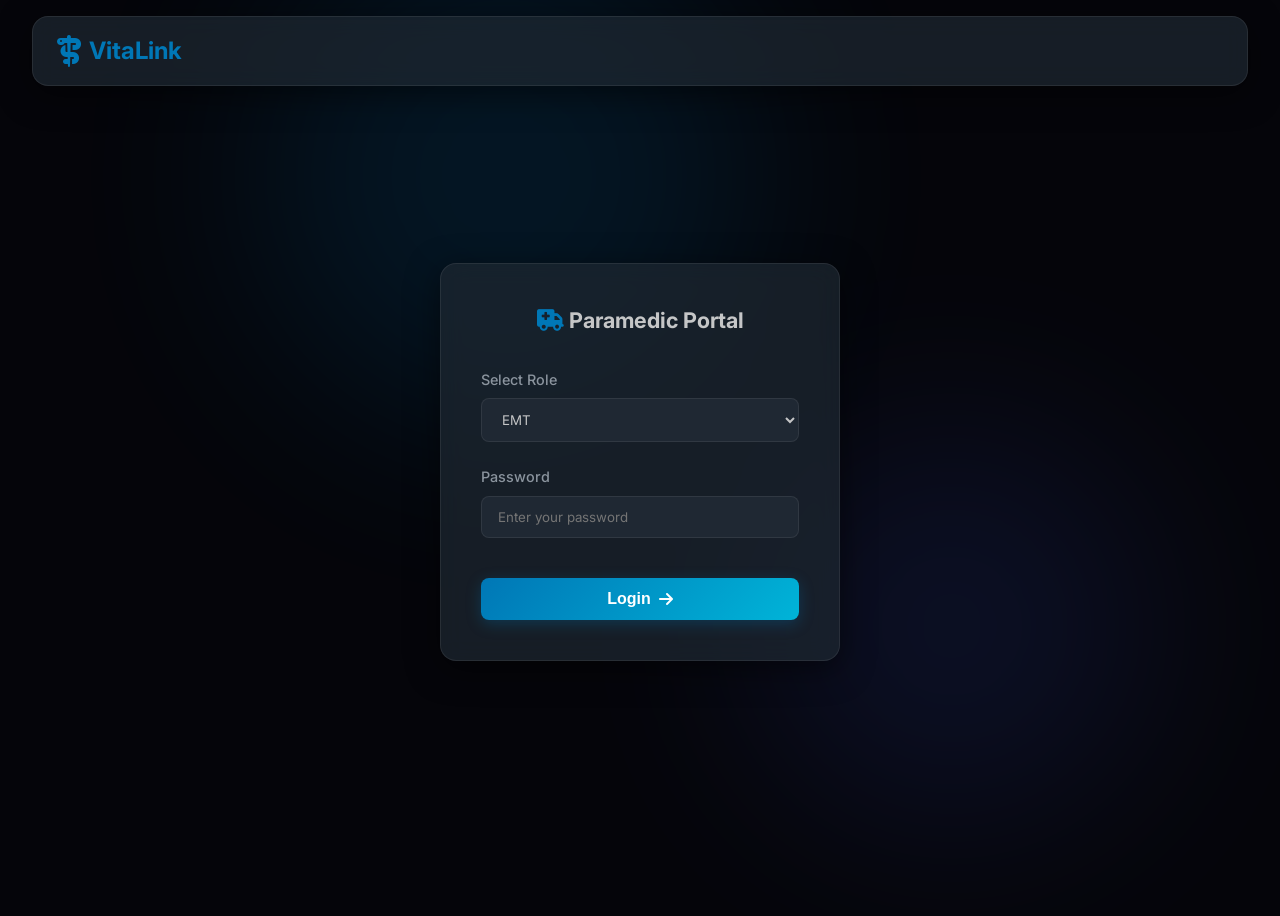
<file: paramedic.html>
<!DOCTYPE html>
<html lang="en">
<head>
    <meta charset="UTF-8">
    <meta name="viewport" content="width=device-width, initial-scale=1.0">
    <title>Paramedic Portal | VitaLink</title>
    <!-- FontAwesome for icons -->
    <link rel="stylesheet" href="https://cdnjs.cloudflare.com/ajax/libs/font-awesome/6.4.0/css/all.min.css">
    <!-- Google Fonts -->
    <link href="https://fonts.googleapis.com/css2?family=Inter:wght@300;400;500;600;700&display=swap" rel="stylesheet">
    <!-- Custom CSS -->
    <link rel="stylesheet" href="style.css">
</head>
<body>

    <header class="glass-panel" style="margin: 2rem auto; max-width: 1200px;">
        <a href="index.html" class="logo">
            <i class="fa-solid fa-truck-medical"></i>
            Paramedic App
        </a>
        <nav>
            <a href="index.html">Home</a>
            <a href="#" class="active"><i class="fa-solid fa-user-doctor"></i> <span id="userName">Paramedic Portal</span></a>
            <a href="#" onclick="Auth.logout('paramedic')">Logout</a>
        </nav>
    </header>

    <main class="container grid grid-cols-2">
        <!-- Patient Context -->
        <section class="glass-panel" style="padding: 2rem;">
            <h2 class="card-title"><i class="fa-solid fa-user-injured" style="color: var(--primary);"></i> Patient Context</h2>
            
            <div class="form-group mt-1">
                <label>Linked Virtual ID</label>
                <div style="display: flex; gap: 1rem;">
                    <input type="text" id="pId" class="form-control" value="12345678901234">
                    <button id="loadPatientBtn" class="btn btn-outline">Load</button>
                </div>
            </div>

            <div id="patientInfo" class="hidden mt-1 p-2" style="background: rgba(0,119,182,0.05); border-radius: 8px; padding: 1rem;">
                <p><strong>Name:</strong> <span id="pName"></span></p>
                <p><strong>Age/Blood:</strong> <span id="pAge"></span> / <span id="pBlood"></span></p>
                <p><strong>History:</strong> <span id="pHistory"></span></p>
            </div>
        </section>

        <!-- Voice Triage -->
        <section class="glass-panel" style="padding: 2rem; position: relative;">
            <div style="position: absolute; top: 1rem; right: 1rem;">
                <span class="badge badge-green"><i class="fa-solid fa-bolt"></i> 5G Connected</span>
            </div>

            <h2 class="card-title text-center"><i class="fa-solid fa-microphone-lines"></i> AI Voice Triage</h2>
            <p class="text-center text-secondary mb-2" style="font-size: 0.9rem;">Speak patient vitals and symptoms clearly.</p>

            <button id="micBtn" class="glass-panel mic-btn">
                <i class="fa-solid fa-microphone"></i>
            </button>
            <p id="micStatus" class="text-center mt-1 text-secondary" style="height: 1.5rem;">Tap to start recording</p>

            <div class="form-group mt-2">
                <label>Transcribed & Extracted Data</label>
                <textarea id="transcription" class="form-control" rows="4" placeholder="e.g. 55 year old female, acute onset left-sided weakness, facial droop, slurred speech..."></textarea>
            </div>

            <button id="beamBtn" class="btn btn-danger" style="width: 100%; justify-content: center;" disabled>
                <i class="fa-solid fa-satellite-dish"></i> Beam to ER Dashboard
            </button>
        </section>
    </main>

    <section class="container mt-2 mb-2">
        <h2 class="card-title mb-1"><i class="fa-solid fa-clock-rotate-left"></i> My Transports</h2>
        <p class="text-secondary" id="transportsEmpty">No active transports.</p>
        <div id="transportsList" class="grid grid-cols-3">
            <!-- Rendered by JS -->
        </div>
    </section>

    <script src="app.js"></script>
    <script>
        const currentUser = Auth.requireRole('paramedic');
        document.getElementById('userName').innerText = currentUser.name;

        let loadedPatient = null;
        let isRecording = false;

        // Speech Recognition Setup
        const SpeechRecognition = window.SpeechRecognition || window.webkitSpeechRecognition;
        let recognition = null;

        if (SpeechRecognition) {
            recognition = new SpeechRecognition();
            recognition.continuous = true;
            recognition.interimResults = true;

            recognition.onresult = (event) => {
                let finalTranscript = '';
                for (let i = event.resultIndex; i < event.results.length; ++i) {
                    if (event.results[i].isFinal) {
                        finalTranscript += event.results[i][0].transcript;
                    }
                }
                if (finalTranscript) {
                    const txtArea = document.getElementById('transcription');
                    txtArea.value += (txtArea.value ? ' ' : '') + finalTranscript;
                    checkEnableBeam();
                }
            };

            recognition.onerror = (event) => {
                console.error("Speech error", event);
                isRecording = false;
                updateMicUI();
                showToast("Microphone error. Please type manually.", "danger");
            };
            
            recognition.onend = () => {
                isRecording = false;
                updateMicUI();
            }
        }

        function updateMicUI() {
            const btn = document.getElementById('micBtn');
            const status = document.getElementById('micStatus');
            if (isRecording) {
                btn.classList.add('recording');
                status.innerText = "Listening... (Tap to stop)";
            } else {
                btn.classList.remove('recording');
                status.innerText = "Tap to start recording";
            }
        }

        document.getElementById('micBtn').addEventListener('click', () => {
            if (!recognition) {
                showToast("Voice recognition not supported in this browser. Please type.", "warning");
                return;
            }

            if (isRecording) {
                recognition.stop();
            } else {
                recognition.start();
                isRecording = true;
                updateMicUI();
            }
        });

        // Load Patient
        document.getElementById('loadPatientBtn').addEventListener('click', async () => {
            const id = document.getElementById('pId').value.trim();
            if (!id) return;

            try {
                loadedPatient = await VitaLinkAPI.scanCard(id);
                document.getElementById('pName').innerText = loadedPatient.name;
                document.getElementById('pAge').innerText = loadedPatient.age;
                document.getElementById('pBlood').innerText = loadedPatient.bloodType;
                document.getElementById('pHistory').innerText = loadedPatient.history.join(', ');
                document.getElementById('patientInfo').classList.remove('hidden');
                document.getElementById('patientInfo').classList.add('fade-in');
                checkEnableBeam();
                showToast('Patient Context Loaded');
            } catch(e) {
                showToast(e.message, 'danger');
            }
        });

        document.getElementById('transcription').addEventListener('input', checkEnableBeam);

        function checkEnableBeam() {
            const txt = document.getElementById('transcription').value.trim();
            document.getElementById('beamBtn').disabled = !(loadedPatient && txt.length > 5);
        }

        // Beam to ER
        document.getElementById('beamBtn').addEventListener('click', async () => {
            const btn = document.getElementById('beamBtn');
            const txt = document.getElementById('transcription').value.trim();
            
            btn.innerHTML = '<i class="fa-solid fa-spinner fa-spin"></i> Beaming...';
            btn.disabled = true;

            const extractedData = { notes: txt };

            try {
                const res = await VitaLinkAPI.beamToER(loadedPatient, extractedData);
                if (res.success) {
                    showToast(`Data beamed successfully! Incident: ${res.incidentId}`, 'success');
                    // Reset
                    document.getElementById('transcription').value = '';
                    loadedPatient = null;
                    document.getElementById('patientInfo').classList.add('hidden');
                    document.getElementById('pId').value = '';
                    renderTransports();
                }
            } catch(e) {
                showToast('Failed to beam data', 'danger');
            } finally {
                btn.innerHTML = '<i class="fa-solid fa-satellite-dish"></i> Beam to ER Dashboard';
                btn.disabled = true;
            }
        });

        let lastTransportsStr = '';
        function renderTransports() {
            const list = document.getElementById('transportsList');
            const empty = document.getElementById('transportsEmpty');
            const incidents = VitaLinkAPI.getParamedicIncidents(currentUser.username);
            
            const newTransportsStr = JSON.stringify(incidents);
            if (lastTransportsStr === newTransportsStr) return;
            lastTransportsStr = newTransportsStr;
            
            if(incidents.length === 0) {
                list.innerHTML = '';
                empty.classList.remove('hidden');
                return;
            }
            empty.classList.add('hidden');
            list.innerHTML = '';
            
            let currentDateStr = '';

            incidents.forEach((inc) => {
                const dateStr = new Date(inc.timestamp).toLocaleDateString();
                if (dateStr !== currentDateStr) {
                    const header = document.createElement('div');
                    header.style.gridColumn = '1 / -1';
                    header.style.padding = '0.5rem 0';
                    header.style.borderBottom = '1px solid rgba(255,255,255,0.1)';
                    header.style.marginBottom = '0.5rem';
                    header.innerHTML = `<strong class="text-secondary"><i class="fa-regular fa-calendar"></i> ${dateStr === new Date().toLocaleDateString() ? 'Today' : dateStr}</strong>`;
                    list.appendChild(header);
                    currentDateStr = dateStr;
                }

                const card = document.createElement('div');
                card.className = `glass-panel fade-in`;
                card.style.padding = '1.5rem';
                card.style.borderTop = `4px solid var(--${inc.priority})`;
                
                let badgeClass = 'badge-yellow';
                let statusIcon = '<i class="fa-solid fa-spinner fa-spin"></i>';
                if(inc.status === 'Accepted') {
                    badgeClass = 'badge-green';
                    statusIcon = '<i class="fa-solid fa-check-double"></i>';
                } else if(inc.status.includes('Allocated')) {
                    badgeClass = 'badge-red';
                    statusIcon = '<i class="fa-solid fa-bed-pulse"></i>';
                } else if(inc.status === 'Discharged') {
                    badgeClass = 'badge-primary';
                    statusIcon = '<i class="fa-solid fa-house-medical"></i>';
                }

                card.innerHTML = `
                    <div style="display:flex; justify-content: space-between; margin-bottom: 0.5rem;">
                        <strong>${inc.patient.name}</strong>
                        <span class="badge ${badgeClass}">${statusIcon} ${inc.status}</span>
                    </div>
                    <div class="text-secondary" style="font-size: 0.9rem;">ID: ${inc.incidentId}</div>
                    <div class="text-secondary mt-1" style="font-size: 0.8rem;">Priority: ${inc.priority.toUpperCase()}</div>
                `;
                list.appendChild(card);
            });
        }
        
        setInterval(renderTransports, 2000);
        renderTransports();
    </script>
</body>
</html>
</file>
<file: style.css>
:root {
    --primary: #0077B6;
    --primary-light: #00B4D8;
    --primary-dark: #023E8A;
    --secondary: #90E0EF;
    --accent: #48CAE4;
    
    --bg-color: #0B0C10;
    --surface-color: #1F2833;
    --text-primary: #C5C6C7;
    --text-secondary: #8B949E;
    
    /* ESI Triage Colors */
    --danger: #E76F51;           /* Level 1: Red */
    --orange: #F77F00;           /* Level 2: Orange */
    --warning: #E9C46A;          /* Level 3: Yellow */
    --success: #2A9D8F;          /* Level 4: Green */
    --info: #4361EE;             /* Level 5: Blue */

    --font-family: 'Inter', system-ui, -apple-system, sans-serif;
    
    /* Glassmorphism settings */
    --glass-bg: rgba(31, 40, 51, 0.7);
    --glass-border: rgba(197, 198, 199, 0.1);
    --glass-shadow: 0 8px 32px 0 rgba(0, 0, 0, 0.5);
    
    --transition: all 0.3s cubic-bezier(0.25, 0.8, 0.25, 1);
}

* {
    margin: 0;
    padding: 0;
    box-sizing: border-box;
}

body {
    font-family: var(--font-family);
    background-color: var(--bg-color);
    color: var(--text-primary);
    line-height: 1.5;
    font-size: 0.9rem;
    min-height: 100vh;
    overflow-x: hidden;
    position: relative;
    background-color: #05050A; /* Darker, richer background */
}

/* Glassmorphism Utilities */
.glass-panel {
    background: var(--glass-bg);
    backdrop-filter: blur(12px);
    -webkit-backdrop-filter: blur(12px);
    border: 1px solid var(--glass-border);
    border-radius: 16px;
    box-shadow: var(--glass-shadow);
}

/* Layout */
.container {
    max-width: 1600px;
    width: 95%;
    margin: 0 auto;
    padding: 1rem;
}

header {
    display: flex;
    justify-content: space-between;
    align-items: center;
    padding: 1rem 1.5rem;
    margin: 1rem auto;
    max-width: 1600px;
    width: 95%;
    position: sticky;
    top: 1rem;
    z-index: 100;
}

.logo {
    display: flex;
    align-items: center;
    gap: 0.5rem;
    font-size: 1.5rem;
    font-weight: 700;
    color: var(--primary);
    text-decoration: none;
}

.logo i {
    font-size: 2rem;
}

nav {
    display: flex;
    gap: 1.5rem;
}

nav a {
    color: var(--text-primary);
    text-decoration: none;
    font-weight: 500;
    transition: var(--transition);
    padding: 0.5rem 1rem;
    border-radius: 8px;
}

nav a:hover, nav a.active {
    background: var(--primary-light);
    color: white;
}

/* Buttons */
.btn {
    padding: 0.75rem 1.5rem;
    border-radius: 8px;
    border: none;
    font-weight: 600;
    font-size: 1rem;
    cursor: pointer;
    transition: var(--transition);
    display: inline-flex;
    align-items: center;
    gap: 0.5rem;
    text-decoration: none;
}

.btn-primary {
    background: linear-gradient(135deg, var(--primary), var(--primary-light));
    color: white;
    box-shadow: 0 4px 15px rgba(0, 119, 182, 0.3);
}

.btn-primary:hover {
    transform: translateY(-2px);
    box-shadow: 0 6px 20px rgba(0, 119, 182, 0.4);
}

.btn-danger {
    background: linear-gradient(135deg, var(--danger), var(--orange));
    color: white;
    box-shadow: 0 4px 15px rgba(231, 111, 81, 0.3);
}

.btn-danger:hover {
    transform: translateY(-2px);
    box-shadow: 0 6px 20px rgba(231, 111, 81, 0.4);
}

.btn-outline {
    background: transparent;
    border: 2px solid var(--primary);
    color: var(--primary);
}

.btn-outline:hover {
    background: var(--primary);
    color: white;
}

/* Forms & Inputs */
.form-group {
    margin-bottom: 1.5rem;
}

.form-group label {
    display: block;
    margin-bottom: 0.5rem;
    font-weight: 500;
    color: var(--text-secondary);
}

.form-control {
    width: 100%;
    padding: 0.75rem 1rem;
    border-radius: 8px;
    border: 1px solid var(--glass-border);
    background: var(--surface-color);
    color: var(--text-primary);
    font-family: var(--font-family);
    transition: var(--transition);
}

.form-control:focus {
    outline: none;
    border-color: var(--primary);
    box-shadow: 0 0 0 3px rgba(0, 119, 182, 0.2);
}

textarea.form-control {
    resize: vertical;
    min-height: 100px;
}

/* Grid System */
.grid {
    display: grid;
    gap: 2rem;
}

.grid-cols-2 { grid-template-columns: repeat(2, 1fr); }
.grid-cols-3 { grid-template-columns: repeat(3, 1fr); }
.grid-cols-4 { grid-template-columns: repeat(4, 1fr); }
.grid-cols-5 { grid-template-columns: repeat(5, 1fr); }

@media (max-width: 900px) {
    .grid-cols-4, .grid-cols-5 {
        grid-template-columns: repeat(2, 1fr);
    }
}

@media (max-width: 768px) {
    .grid-cols-2, .grid-cols-3, .grid-cols-4, .grid-cols-5 {
        grid-template-columns: 1fr;
    }
}

/* Badges */
.badge {
    padding: 0.25rem 0.75rem;
    border-radius: 20px;
    font-size: 0.875rem;
    font-weight: 600;
    display: inline-block;
}

.badge-red { background: rgba(231, 111, 81, 0.2); color: var(--danger); border: 1px solid var(--danger); }
.badge-orange { background: rgba(247, 127, 0, 0.2); color: var(--orange); border: 1px solid var(--orange); }
.badge-yellow { background: rgba(233, 196, 106, 0.2); color: var(--warning); border: 1px solid var(--warning); }
.badge-green { background: rgba(42, 157, 143, 0.2); color: var(--success); border: 1px solid var(--success); }
.badge-blue { background: rgba(67, 97, 238, 0.2); color: var(--info); border: 1px solid var(--info); }

/* Card specific styles */
.patient-card {
    padding: 1.5rem;
    transition: var(--transition);
    position: relative;
    overflow: hidden;
}

.patient-card:hover {
    transform: translateY(-5px);
}

.patient-card::before {
    content: '';
    position: absolute;
    top: 0;
    left: 0;
    width: 4px;
    height: 100%;
}

.priority-red::before { background-color: var(--danger); }
.priority-orange::before { background-color: var(--orange); }
.priority-yellow::before { background-color: var(--warning); }
.priority-green::before { background-color: var(--success); }
.priority-blue::before { background-color: var(--info); }

.card-header {
    display: flex;
    justify-content: space-between;
    align-items: center;
    margin-bottom: 1rem;
    padding-bottom: 0.5rem;
    border-bottom: 1px solid var(--glass-border);
}

.card-title {
    font-size: 1.25rem;
    font-weight: 600;
}

/* Animations */
@keyframes pulse {
    0% { transform: scale(1); box-shadow: 0 0 0 0 rgba(231, 111, 81, 0.7); }
    70% { transform: scale(1.05); box-shadow: 0 0 0 10px rgba(231, 111, 81, 0); }
    100% { transform: scale(1); box-shadow: 0 0 0 0 rgba(231, 111, 81, 0); }
}

.pulsing {
    animation: pulse 2s infinite;
}

.fade-in {
    animation: fadeIn 0.5s ease-out forwards;
}

@keyframes fadeIn {
    from { opacity: 0; transform: translateY(10px); }
    to { opacity: 1; transform: translateY(0); }
}

/* Utility */
.text-center { text-align: center; }
.mt-1 { margin-top: 1rem; }
.mt-2 { margin-top: 2rem; }
.mb-1 { margin-bottom: 1rem; }
.mb-2 { margin-bottom: 2rem; }
.hidden { display: none !important; }

/* Mic Animation */
.mic-btn {
    width: 80px;
    height: 80px;
    border-radius: 50%;
    display: flex;
    align-items: center;
    justify-content: center;
    font-size: 2rem;
    margin: 0 auto;
    transition: var(--transition);
}

.mic-btn.recording {
    background: var(--danger);
    color: white;
    animation: pulse 1.5s infinite;
}

/* Loader */
.loader {
    border: 4px solid var(--glass-border);
    border-top: 4px solid var(--primary);
    border-radius: 50%;
    width: 40px;
    height: 40px;
    animation: spin 1s linear infinite;
    margin: 1rem auto;
}

@keyframes spin {
    0% { transform: rotate(0deg); }
    100% { transform: rotate(360deg); }
}

/* Bed Grid Styles */
.bed-slot {
    height: 120px;
    border-radius: 12px;
    display: flex;
    flex-direction: column;
    align-items: center;
    justify-content: center;
    cursor: pointer;
    transition: var(--transition);
    border: 2px solid transparent;
    position: relative;
}

.bed-slot.available {
    background: rgba(42, 157, 143, 0.1);
    border-color: rgba(42, 157, 143, 0.3);
}

.bed-slot.available:hover {
    background: rgba(42, 157, 143, 0.2);
    transform: scale(1.05);
}

.bed-slot.occupied {
    background: rgba(231, 111, 81, 0.1);
    border-color: rgba(231, 111, 81, 0.3);
    cursor: not-allowed;
}

.bed-slot i {
    font-size: 2rem;
    margin-bottom: 0.5rem;
}

.bed-slot.available i {
    color: var(--success);
}

.bed-slot.occupied i {
    color: var(--danger);
}

.bed-slot-info {
    position: absolute;
    bottom: 100%;
    left: 50%;
    transform: translateX(-50%) translateY(10px);
    width: 250px;
    background: var(--surface-color);
    border: 1px solid var(--glass-border);
    padding: 1rem;
    border-radius: 8px;
    box-shadow: var(--glass-shadow);
    z-index: 10;
    opacity: 0;
    pointer-events: none;
    transition: var(--transition);
}

.bed-slot.occupied:hover .bed-slot-info {
    opacity: 1;
    transform: translateX(-50%) translateY(-10px);
}

/* Hero & Premium Styles */
.hero-section {
    text-align: center;
    padding: 6rem 2rem 4rem;
    position: relative;
    z-index: 10;
}

.hero-title {
    font-size: 4.5rem;
    font-weight: 700;
    line-height: 1.1;
    margin-bottom: 1.5rem;
    letter-spacing: -2px;
}

.gradient-text {
    background: linear-gradient(135deg, #00B4D8, #4361EE, #90E0EF);
    -webkit-background-clip: text;
    -webkit-text-fill-color: transparent;
    display: inline-block;
}

.hero-subtitle {
    font-size: 1.25rem;
    color: var(--text-secondary);
    max-width: 600px;
    margin: 0 auto 3rem;
}

.feature-card {
    transition: all 0.4s cubic-bezier(0.175, 0.885, 0.32, 1.275);
    border: 1px solid rgba(255, 255, 255, 0.05);
    background: linear-gradient(145deg, rgba(31, 40, 51, 0.8), rgba(11, 12, 16, 0.9));
}

.feature-card:hover {
    transform: translateY(-10px) scale(1.02);
    box-shadow: 0 15px 40px rgba(0, 180, 216, 0.2);
    border-color: rgba(0, 180, 216, 0.3);
}

.feature-icon-wrapper {
    width: 80px;
    height: 80px;
    border-radius: 20px;
    display: flex;
    align-items: center;
    justify-content: center;
    margin: 0 auto 1.5rem;
    background: rgba(255,255,255,0.02);
    border: 1px solid rgba(255,255,255,0.05);
}

.ambient-orb {
    position: absolute;
    border-radius: 50%;
    filter: blur(100px);
    z-index: 0;
    opacity: 0.3;
    animation: float 10s ease-in-out infinite;
}

.orb-1 { top: -10%; left: 20%; width: 500px; height: 500px; background: rgba(0, 119, 182, 0.5); }
.orb-2 { bottom: 10%; right: 10%; width: 400px; height: 400px; background: rgba(67, 97, 238, 0.4); animation-delay: -5s; }
.orb-3 { top: 40%; left: -10%; width: 300px; height: 300px; background: rgba(42, 157, 143, 0.4); animation-delay: -2s; }

@keyframes float {
    0%, 100% { transform: translateY(0) scale(1); }
    50% { transform: translateY(-30px) scale(1.05); }
}

.glow-btn {
    position: relative;
    padding: 1rem 2.5rem;
    font-size: 1.1rem;
    border-radius: 50px;
    overflow: hidden;
}

.glow-btn::before {
    content: '';
    position: absolute;
    top: 0; left: 0; right: 0; bottom: 0;
    background: linear-gradient(135deg, var(--primary-light), var(--info));
    z-index: -1;
    transition: opacity 0.3s;
}

.glow-btn:hover {
    box-shadow: 0 0 30px rgba(0, 180, 216, 0.6);
}
</file>
